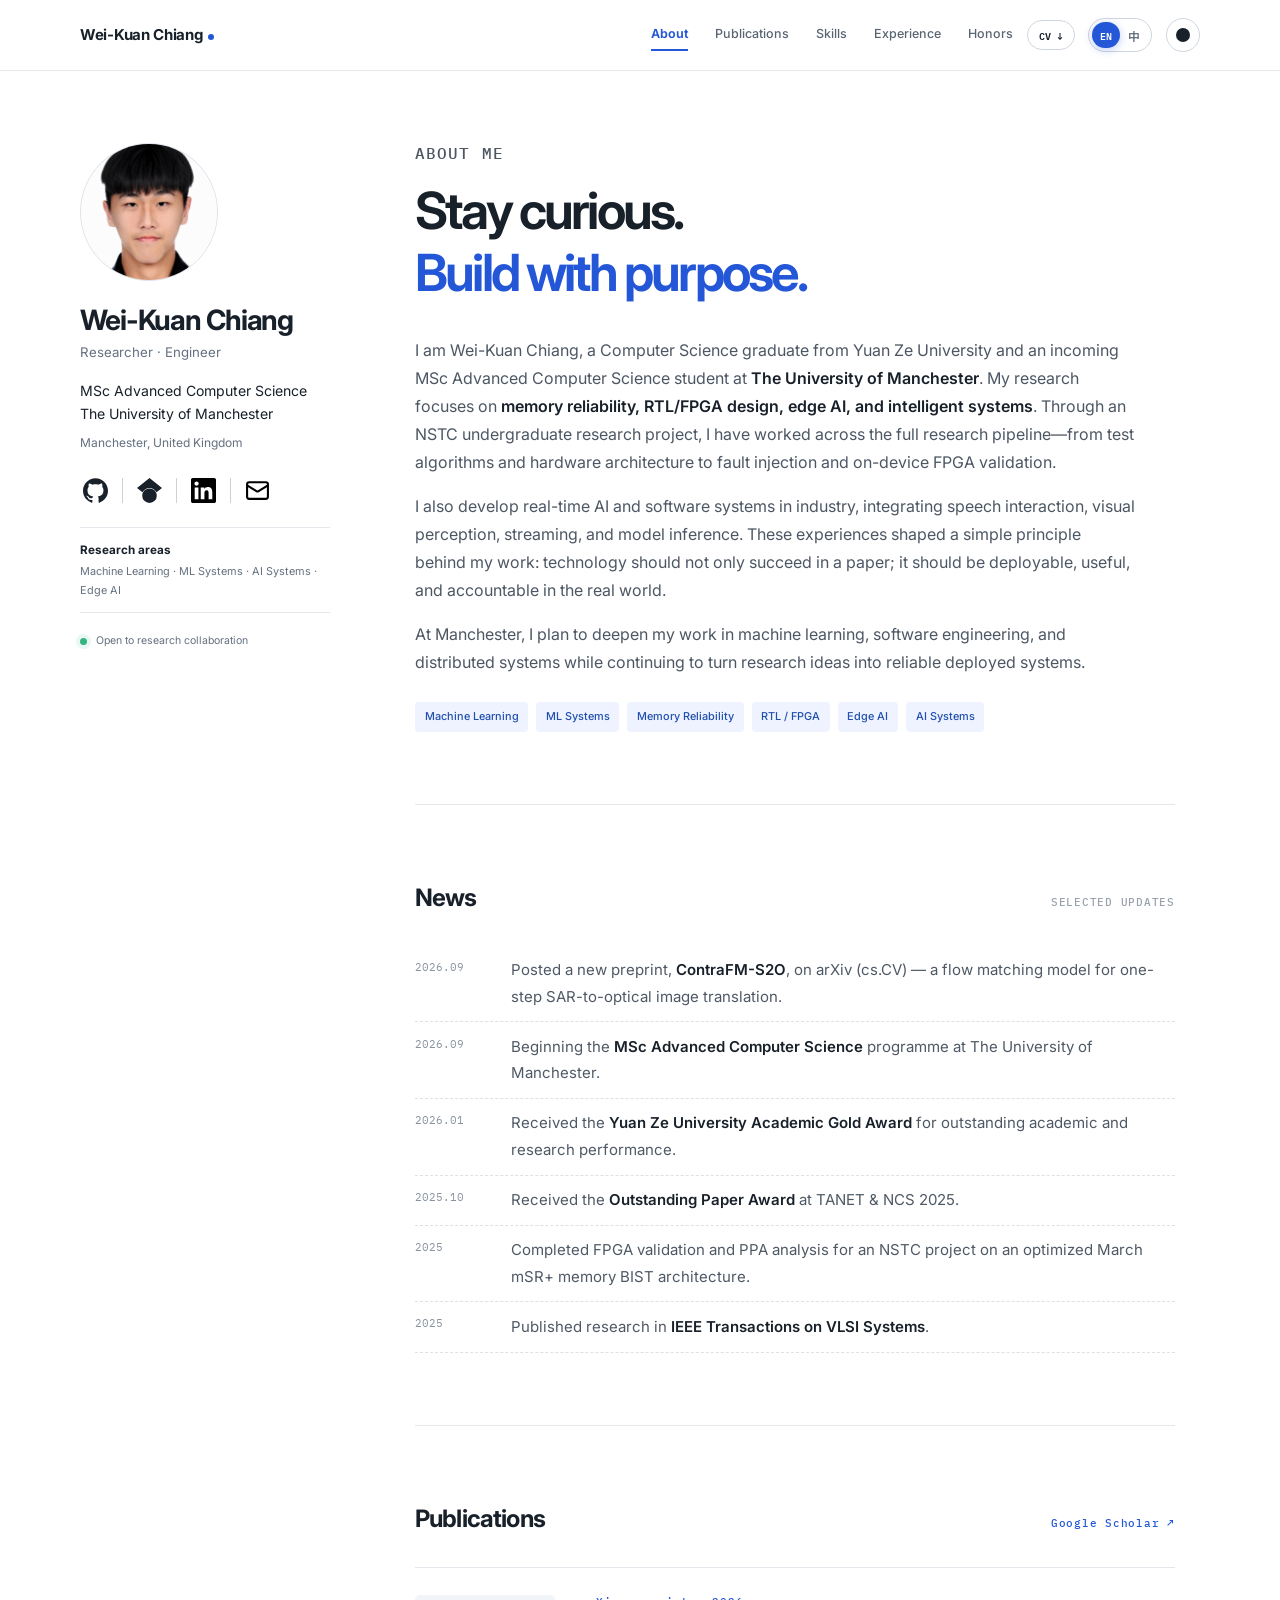
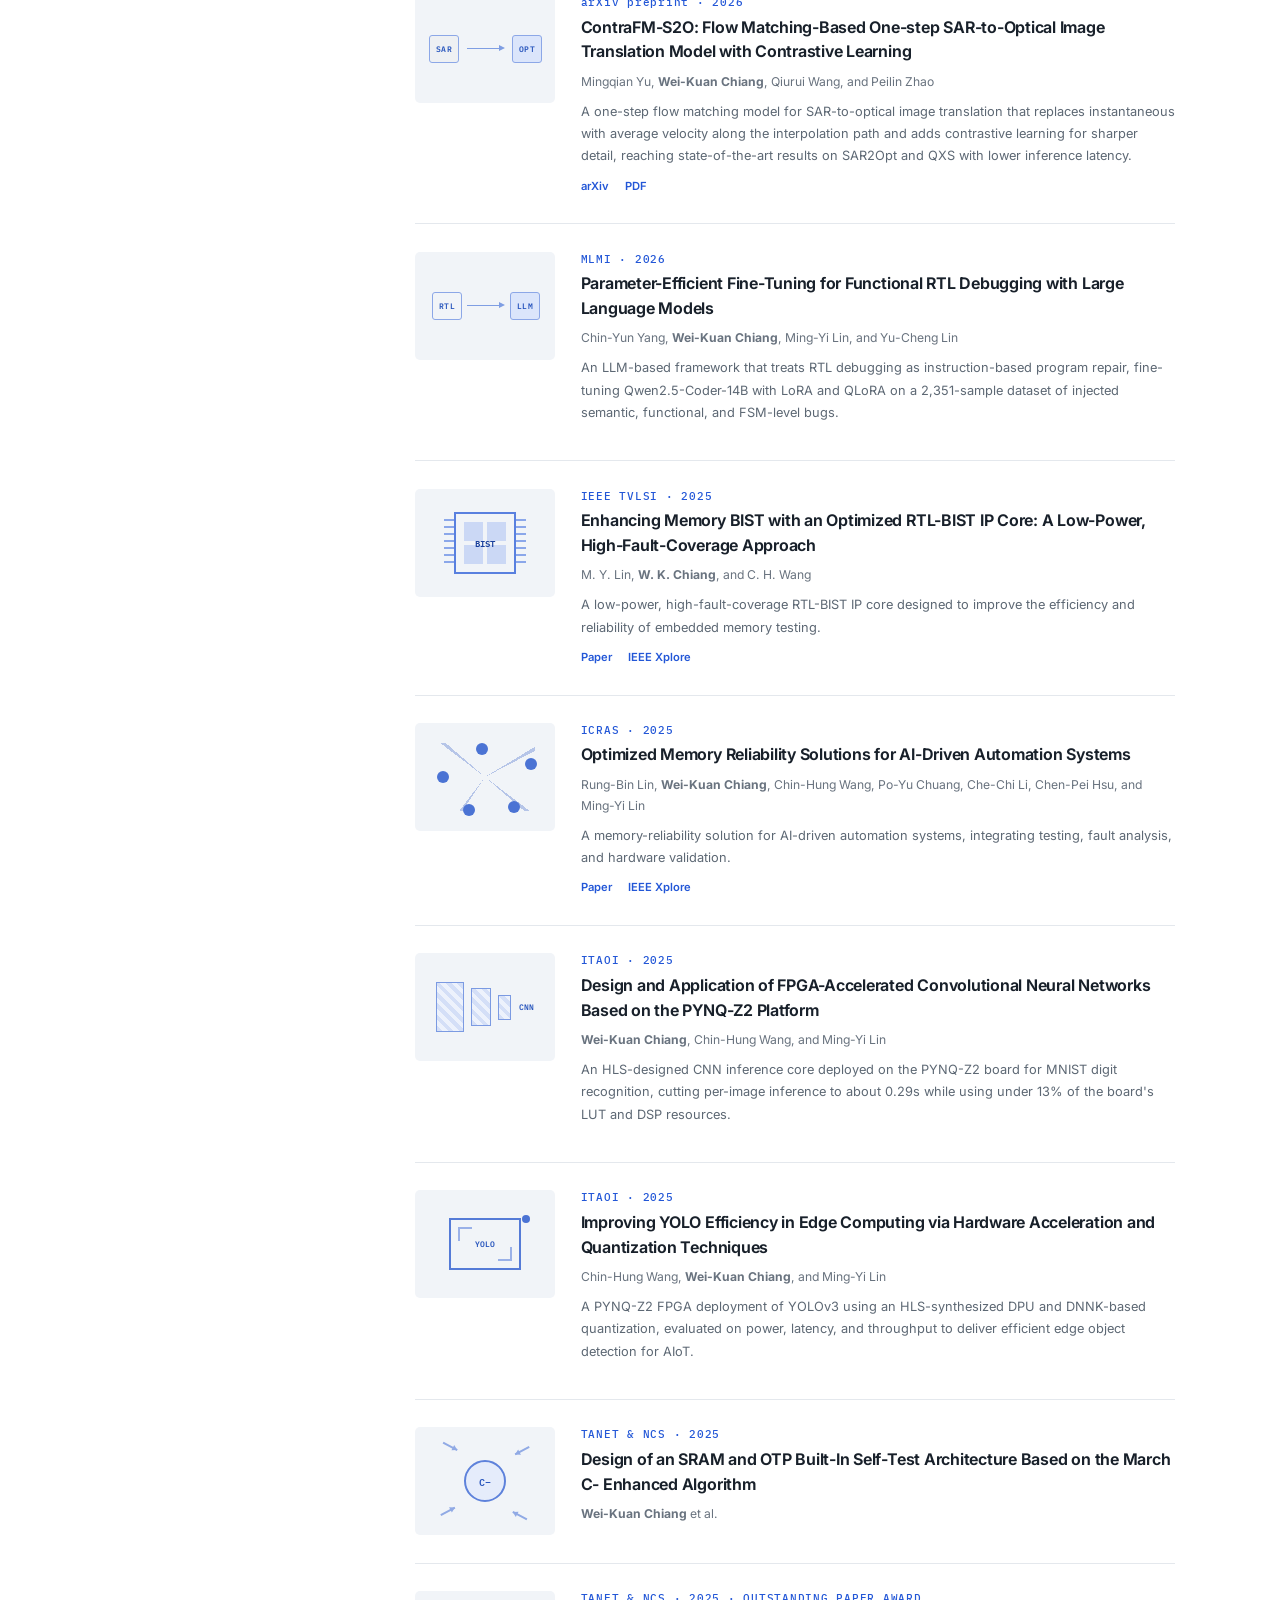
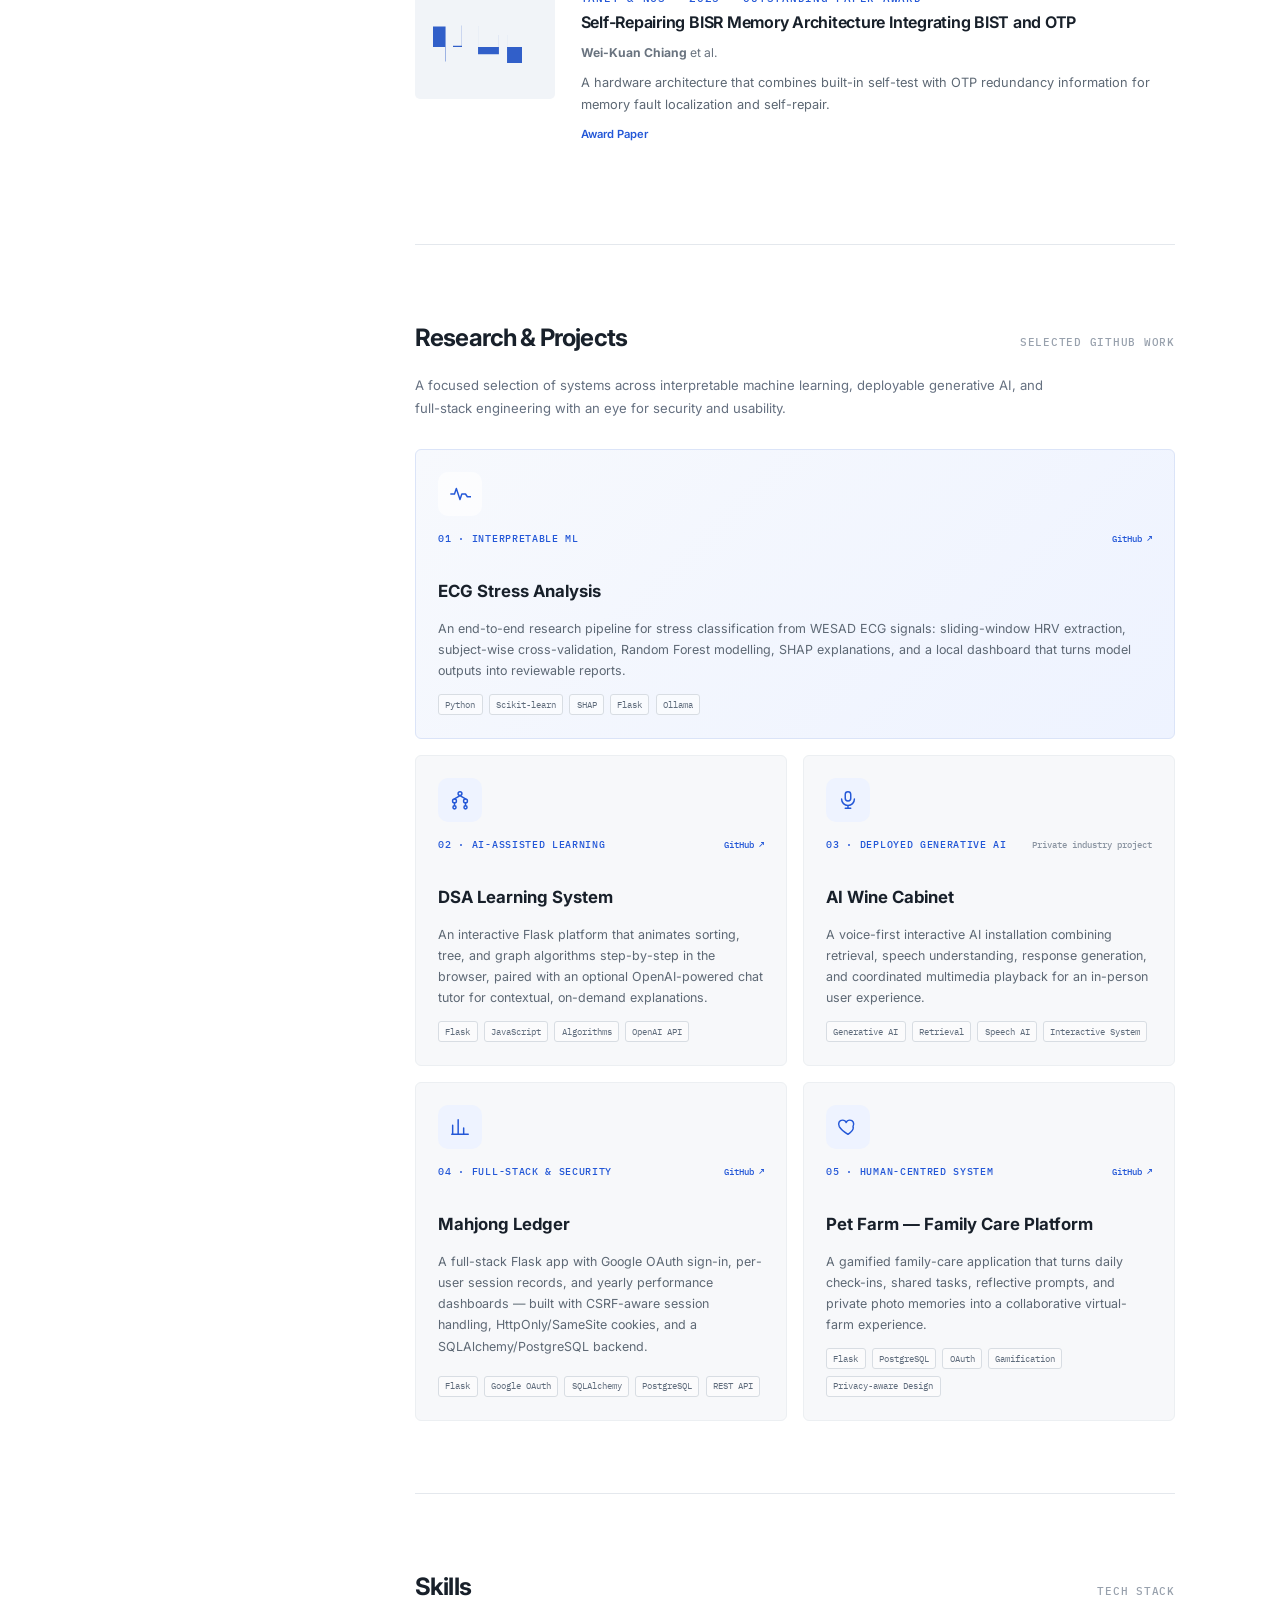
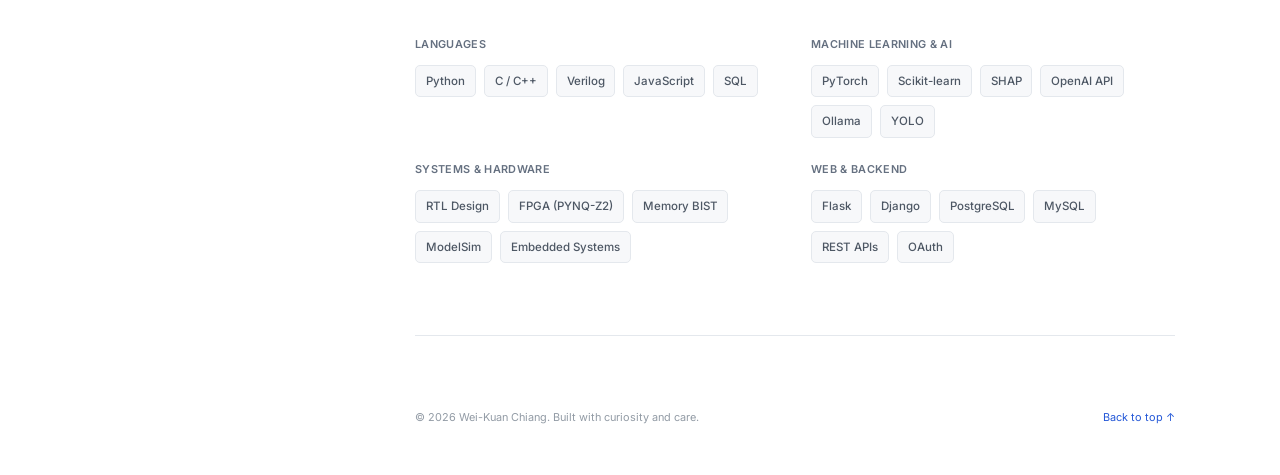
<file: index.html>
<!doctype html>
<html lang="en">
<head>
  <meta charset="utf-8"><meta name="viewport" content="width=device-width,initial-scale=1">
  <meta name="description" content="Wei-Kuan Chiang's academic website: memory reliability, FPGA, edge AI, and intelligent systems."><meta name="theme-color" content="#ffffff">
  <meta property="og:type" content="website"><meta property="og:url" content="https://mark2146.github.io/"><meta property="og:title" content="Wei-Kuan Chiang — Researcher · Engineer"><meta property="og:description" content="Memory reliability, RTL/FPGA design, edge AI, and intelligent systems. MSc Advanced Computer Science, The University of Manchester."><meta property="og:image" content="https://mark2146.github.io/assets/profile.png">
  <meta name="twitter:card" content="summary"><meta name="twitter:title" content="Wei-Kuan Chiang — Researcher · Engineer"><meta name="twitter:description" content="Memory reliability, RTL/FPGA design, edge AI, and intelligent systems."><meta name="twitter:image" content="https://mark2146.github.io/assets/profile.png">
  <title>Wei-Kuan Chiang</title><link rel="icon" href="assets/favicon.svg" type="image/svg+xml"><script>document.documentElement.dataset.theme=localStorage.getItem('theme')||(matchMedia('(prefers-color-scheme: dark)').matches?'dark':'light');try{document.documentElement.dataset.lang=localStorage.getItem('lang')||'en'}catch(e){}</script><link rel="stylesheet" href="styles.css?v=12"><link rel="stylesheet" href="social.css?v=1">
</head>
<body>
  <div class="scroll-progress"></div>
  <a class="skip" href="#content">Skip to main content</a>
  <header class="site-header">
    <div class="header-inner"><a class="wordmark" href="#top">Wei-Kuan Chiang</a><div class="header-actions"><button class="menu-toggle" type="button" aria-expanded="false" aria-controls="main-navigation" aria-label="Open navigation"><span></span><span></span><span></span></button><nav id="main-navigation" aria-label="Main navigation"><a href="#about">About</a><a href="#publications">Publications</a><a href="#skills">Skills</a><a href="experience.html">Experience</a><a href="honors.html">Honors</a></nav><a class="cv-button" href="assets/Wei-Kuan-Chiang-CV.pdf" download>CV <span aria-hidden="true">↓</span></a><button class="lang-toggle" type="button" aria-label="切換為中文" title="切換為中文"><span data-lang="en">EN</span><span data-lang="zh">中</span></button><button class="theme-toggle" type="button" aria-label="Switch to dark mode" title="Switch color theme"><span aria-hidden="true"></span></button></div></div>
  </header>
  <main id="content" class="layout" tabindex="-1">
    <aside class="profile" id="top">
      <img class="avatar" src="assets/profile.png" alt="Portrait of Wei-Kuan Chiang">
      <h1>Wei-Kuan Chiang</h1><p class="english-name">Researcher · Engineer</p>
      <p class="role">MSc Advanced Computer Science<br>The University of Manchester</p>
      <p class="location">Manchester, United Kingdom</p>
      <div class="social-icons" aria-label="Academic and social profiles">
        <a href="https://github.com/mark2146" target="_blank" rel="noopener noreferrer" aria-label="GitHub" data-label="GitHub"><img src="assets/github.svg" alt=""></a>
        <i aria-hidden="true"></i>
        <a href="https://scholar.google.com/citations?user=nb5-cyQAAAAJ" target="_blank" rel="noopener noreferrer" aria-label="Google Scholar" data-label="Scholar"><img src="assets/google-scholar.svg" alt=""></a>
        <i aria-hidden="true"></i>
        <a href="https://www.linkedin.com/in/wei-kuan-chiang-335673235/" target="_blank" rel="noopener noreferrer" aria-label="LinkedIn" data-label="LinkedIn"><img src="assets/linkedin.svg" alt=""></a>
        <i aria-hidden="true"></i>
        <a href="mailto:chiangweikuan2004@gmail.com" aria-label="Email Wei-Kuan Chiang" data-label="Email"><img src="assets/mail.svg" alt=""></a>
      </div>
      <div class="profile-links">
        <a href="#publications"><b>Research areas</b><span>Machine Learning · ML Systems · AI Systems · Edge AI</span></a>
      </div>
      <div class="availability"><i></i><span>Open to research collaboration</span></div>
    </aside>

    <div class="main-column">
      <section id="about" class="intro section-block">
        <p class="kicker">ABOUT ME</p>
        <h2>Stay curious.<br><em>Build with purpose.</em></h2>
        <p>I am Wei-Kuan Chiang, a Computer Science graduate from Yuan Ze University and an incoming MSc Advanced Computer Science student at <strong>The University of Manchester</strong>. My research focuses on <strong>memory reliability, RTL/FPGA design, edge AI, and intelligent systems</strong>. Through an NSTC undergraduate research project, I have worked across the full research pipeline—from test algorithms and hardware architecture to fault injection and on-device FPGA validation.</p>
        <p>I also develop real-time AI and software systems in industry, integrating speech interaction, visual perception, streaming, and model inference. These experiences shaped a simple principle behind my work: technology should not only succeed in a paper; it should be deployable, useful, and accountable in the real world.</p>
        <p>At Manchester, I plan to deepen my work in machine learning, software engineering, and distributed systems while continuing to turn research ideas into reliable deployed systems.</p>
        <div class="interests" aria-label="Research interests"><span>Machine Learning</span><span>ML Systems</span><span>Memory Reliability</span><span>RTL / FPGA</span><span>Edge AI</span><span>AI Systems</span></div>
      </section>

      <section id="news" class="section-block">
        <div class="section-title"><h2>News</h2><span>SELECTED UPDATES</span></div>
        <ul class="news-list">
          <li><time>2026.09</time><p>Posted a new preprint, <strong>ContraFM-S2O</strong>, on arXiv (cs.CV) — a flow matching model for one-step SAR-to-optical image translation.</p></li>
          <li><time>2026.09</time><p>Beginning the <strong>MSc Advanced Computer Science</strong> programme at The University of Manchester.</p></li>
          <li><time>2026.01</time><p>Received the <strong>Yuan Ze University Academic Gold Award</strong> for outstanding academic and research performance.</p></li>
          <li><time>2025.10</time><p>Received the <strong>Outstanding Paper Award</strong> at TANET & NCS 2025.</p></li>
          <li><time>2025</time><p>Completed FPGA validation and PPA analysis for an NSTC project on an optimized March mSR+ memory BIST architecture.</p></li>
          <li><time>2025</time><p>Published research in <strong>IEEE Transactions on VLSI Systems</strong>.</p></li>
        </ul>
      </section>

      <section id="publications" class="section-block">
        <div class="section-title"><h2>Publications</h2><a href="https://scholar.google.com/citations?user=nb5-cyQAAAAJ" target="_blank" rel="noopener noreferrer">Google Scholar ↗</a></div>
        <article class="publication">
          <div class="pub-visual sar2opt" aria-hidden="true"><span>SAR</span><i></i><b>OPT</b></div>
          <div class="pub-content"><p class="venue">arXiv preprint · 2026</p><h3>ContraFM-S2O: Flow Matching-Based One-step SAR-to-Optical Image Translation Model with Contrastive Learning</h3><p class="authors">Mingqian Yu, <strong>Wei-Kuan Chiang</strong>, Qiurui Wang, and Peilin Zhao</p><p class="abstract">A one-step flow matching model for SAR-to-optical image translation that replaces instantaneous with average velocity along the interpolation path and adds contrastive learning for sharper detail, reaching state-of-the-art results on SAR2Opt and QXS with lower inference latency.</p><div class="pub-links"><a href="https://arxiv.org/abs/2609.31378" target="_blank" rel="noopener noreferrer">arXiv</a><a href="https://arxiv.org/pdf/2609.31378" target="_blank" rel="noopener noreferrer">PDF</a></div></div>
        </article>
        <article class="publication">
          <div class="pub-visual llm-rtl" aria-hidden="true"><span>RTL</span><i></i><b>LLM</b></div>
          <div class="pub-content"><p class="venue">MLMI · 2026</p><h3>Parameter-Efficient Fine-Tuning for Functional RTL Debugging with Large Language Models</h3><p class="authors">Chin-Yun Yang, <strong>Wei-Kuan Chiang</strong>, Ming-Yi Lin, and Yu-Cheng Lin</p><p class="abstract">An LLM-based framework that treats RTL debugging as instruction-based program repair, fine-tuning Qwen2.5-Coder-14B with LoRA and QLoRA on a 2,351-sample dataset of injected semantic, functional, and FSM-level bugs.</p></div>
        </article>
        <article class="publication featured-publication">
          <div class="pub-visual memory" aria-hidden="true"><div class="chip"><span></span><span></span><span></span><span></span><b>BIST</b></div></div>
          <div class="pub-content"><p class="venue">IEEE TVLSI · 2025</p><h3>Enhancing Memory BIST with an Optimized RTL-BIST IP Core: A Low-Power, High-Fault-Coverage Approach</h3><p class="authors">M. Y. Lin, <strong>W. K. Chiang</strong>, and C. H. Wang</p><p class="abstract">A low-power, high-fault-coverage RTL-BIST IP core designed to improve the efficiency and reliability of embedded memory testing.</p><div class="pub-links"><a href="https://doi.org/10.1109/TVLSI.2025.3581296" target="_blank" rel="noopener noreferrer">Paper</a><a href="https://ieeexplore.ieee.org/document/11053774" target="_blank" rel="noopener noreferrer">IEEE Xplore</a></div></div>
        </article>
        <article class="publication">
          <div class="pub-visual network" aria-hidden="true"><i></i><i></i><i></i><i></i><i></i></div>
          <div class="pub-content"><p class="venue">ICRAS · 2025</p><h3>Optimized Memory Reliability Solutions for AI-Driven Automation Systems</h3><p class="authors">Rung-Bin Lin, <strong>Wei-Kuan Chiang</strong>, Chin-Hung Wang, Po-Yu Chuang, Che-Chi Li, Chen-Pei Hsu, and Ming-Yi Lin</p><p class="abstract">A memory-reliability solution for AI-driven automation systems, integrating testing, fault analysis, and hardware validation.</p><div class="pub-links"><a href="https://doi.org/10.1109/ICRAS65818.2025.11108937" target="_blank" rel="noopener noreferrer">Paper</a><a href="https://ieeexplore.ieee.org/document/11108937" target="_blank" rel="noopener noreferrer">IEEE Xplore</a></div></div>
        </article>
        <article class="publication">
          <div class="pub-visual cnn" aria-hidden="true"><span></span><span></span><span></span><b>CNN</b></div>
          <div class="pub-content"><p class="venue">ITAOI · 2025</p><h3>Design and Application of FPGA-Accelerated Convolutional Neural Networks Based on the PYNQ-Z2 Platform</h3><p class="authors"><strong>Wei-Kuan Chiang</strong>, Chin-Hung Wang, and Ming-Yi Lin</p><p class="abstract">An HLS-designed CNN inference core deployed on the PYNQ-Z2 board for MNIST digit recognition, cutting per-image inference to about 0.29s while using under 13% of the board's LUT and DSP resources.</p></div>
        </article>
        <article class="publication">
          <div class="pub-visual vision" aria-hidden="true"><span></span><b>YOLO</b><i></i></div>
          <div class="pub-content"><p class="venue">ITAOI · 2025</p><h3>Improving YOLO Efficiency in Edge Computing via Hardware Acceleration and Quantization Techniques</h3><p class="authors">Chin-Hung Wang, <strong>Wei-Kuan Chiang</strong>, and Ming-Yi Lin</p><p class="abstract">A PYNQ-Z2 FPGA deployment of YOLOv3 using an HLS-synthesized DPU and DNNK-based quantization, evaluated on power, latency, and throughput to deliver efficient edge object detection for AIoT.</p></div>
        </article>
        <article class="publication">
          <div class="pub-visual march" aria-hidden="true"><span>C−</span><i></i><i></i><i></i><i></i></div>
          <div class="pub-content"><p class="venue">TANET &amp; NCS · 2025</p><h3>Design of an SRAM and OTP Built-In Self-Test Architecture Based on the March C- Enhanced Algorithm</h3><p class="authors"><strong>Wei-Kuan Chiang</strong> et al.</p></div>
        </article>
        <article class="publication">
          <div class="pub-visual waveform" aria-hidden="true"><span></span></div>
          <div class="pub-content"><p class="venue">TANET & NCS · 2025 · OUTSTANDING PAPER AWARD</p><h3>Self-Repairing BISR Memory Architecture Integrating BIST and OTP</h3><p class="authors"><strong>Wei-Kuan Chiang</strong> et al.</p><p class="abstract">A hardware architecture that combines built-in self-test with OTP redundancy information for memory fault localization and self-repair.</p><div class="pub-links"><span>Award Paper</span></div></div>
        </article>
      </section>

      <section id="projects" class="section-block">
        <div class="section-title"><h2>Research &amp; Projects</h2><span>SELECTED GITHUB WORK</span></div>
        <p class="projects-intro">A focused selection of systems across interpretable machine learning, deployable generative AI, and full-stack engineering with an eye for security and usability.</p>
        <div class="projects">
          <article class="project-featured"><div class="project-icon"><svg viewBox="0 0 24 24" fill="none" stroke="currentColor" stroke-width="1.6" stroke-linecap="round" stroke-linejoin="round"><path d="M2 12h4l2-6 4 12 2-6h4l2 3h4"/></svg></div><div class="project-topline"><p class="project-index">01 · INTERPRETABLE ML</p><a href="https://github.com/mark2146/ecg-stress-analysis" target="_blank" rel="noopener noreferrer">GitHub ↗</a></div><h3>ECG Stress Analysis</h3><p>An end-to-end research pipeline for stress classification from WESAD ECG signals: sliding-window HRV extraction, subject-wise cross-validation, Random Forest modelling, SHAP explanations, and a local dashboard that turns model outputs into reviewable reports.</p><ul><li>Python</li><li>Scikit-learn</li><li>SHAP</li><li>Flask</li><li>Ollama</li></ul></article>
          <article><div class="project-icon"><svg viewBox="0 0 24 24" fill="none" stroke="currentColor" stroke-width="1.6" stroke-linecap="round" stroke-linejoin="round"><circle cx="12" cy="5" r="2.1"/><circle cx="6" cy="13" r="2.1"/><circle cx="18" cy="13" r="2.1"/><circle cx="6" cy="20" r="1.7"/><circle cx="18" cy="20" r="1.7"/><path d="M12 7.1 6 10.9M12 7.1l6 3.8M6 15.1v2.9M18 15.1v2.9"/></svg></div><div class="project-topline"><p class="project-index">02 · AI-ASSISTED LEARNING</p><a href="https://github.com/mark2146/education_system" target="_blank" rel="noopener noreferrer">GitHub ↗</a></div><h3>DSA Learning System</h3><p>An interactive Flask platform that animates sorting, tree, and graph algorithms step-by-step in the browser, paired with an optional OpenAI-powered chat tutor for contextual, on-demand explanations.</p><ul><li>Flask</li><li>JavaScript</li><li>Algorithms</li><li>OpenAI API</li></ul></article>
          <article><div class="project-icon"><svg viewBox="0 0 24 24" fill="none" stroke="currentColor" stroke-width="1.6" stroke-linecap="round" stroke-linejoin="round"><rect x="9" y="3" width="6" height="10" rx="3"/><path d="M5 11a7 7 0 0 0 14 0M12 18v3M9 21h6"/></svg></div><div class="project-topline"><p class="project-index">03 · DEPLOYED GENERATIVE AI</p><span>Private industry project</span></div><h3>AI Wine Cabinet</h3><p>A voice-first interactive AI installation combining retrieval, speech understanding, response generation, and coordinated multimedia playback for an in-person user experience.</p><ul><li>Generative AI</li><li>Retrieval</li><li>Speech AI</li><li>Interactive System</li></ul></article>
          <article><div class="project-icon"><svg viewBox="0 0 24 24" fill="none" stroke="currentColor" stroke-width="1.6" stroke-linecap="round" stroke-linejoin="round"><path d="M4 20V10M10 20V4M16 20v-7M21 20H3"/></svg></div><div class="project-topline"><p class="project-index">04 · FULL-STACK &amp; SECURITY</p><a href="https://github.com/mark2146/mahjong-web" target="_blank" rel="noopener noreferrer">GitHub ↗</a></div><h3>Mahjong Ledger</h3><p>A full-stack Flask app with Google OAuth sign-in, per-user session records, and yearly performance dashboards — built with CSRF-aware session handling, HttpOnly/SameSite cookies, and a SQLAlchemy/PostgreSQL backend.</p><ul><li>Flask</li><li>Google OAuth</li><li>SQLAlchemy</li><li>PostgreSQL</li><li>REST API</li></ul></article>
          <article><div class="project-icon"><svg viewBox="0 0 24 24" fill="none" stroke="currentColor" stroke-width="1.6" stroke-linecap="round" stroke-linejoin="round"><path d="M12 20s-7-4.35-9.5-8.5C.8 8 2.4 4.5 6 4.5c2 0 3.5 1.2 4 2.6.5-1.4 2-2.6 4-2.6 3.6 0 5.2 3.5 3.5 7C19 15.65 12 20 12 20Z"/></svg></div><div class="project-topline"><p class="project-index">05 · HUMAN-CENTRED SYSTEM</p><a href="https://github.com/mark2146/pet_farm" target="_blank" rel="noopener noreferrer">GitHub ↗</a></div><h3>Pet Farm — Family Care Platform</h3><p>A gamified family-care application that turns daily check-ins, shared tasks, reflective prompts, and private photo memories into a collaborative virtual-farm experience.</p><ul><li>Flask</li><li>PostgreSQL</li><li>OAuth</li><li>Gamification</li><li>Privacy-aware Design</li></ul></article>
        </div>
      </section>

      <section id="skills" class="section-block">
        <div class="section-title"><h2>Skills</h2><span>TECH STACK</span></div>
        <div class="skills-grid">
          <div class="skill-group"><b>Languages</b><ul class="skill-tags"><li>Python</li><li>C / C++</li><li>Verilog</li><li>JavaScript</li><li>SQL</li></ul></div>
          <div class="skill-group"><b>Machine Learning &amp; AI</b><ul class="skill-tags"><li>PyTorch</li><li>Scikit-learn</li><li>SHAP</li><li>OpenAI API</li><li>Ollama</li><li>YOLO</li></ul></div>
          <div class="skill-group"><b>Systems &amp; Hardware</b><ul class="skill-tags"><li>RTL Design</li><li>FPGA (PYNQ-Z2)</li><li>Memory BIST</li><li>ModelSim</li><li>Embedded Systems</li></ul></div>
          <div class="skill-group"><b>Web &amp; Backend</b><ul class="skill-tags"><li>Flask</li><li>Django</li><li>PostgreSQL</li><li>MySQL</li><li>REST APIs</li><li>OAuth</li></ul></div>
        </div>
      </section>

      <footer><p>© 2026 Wei-Kuan Chiang. Built with curiosity and care.</p><a href="#top">Back to top ↑</a></footer>
    </div>
  </main>
  <script src="i18n.js?v=1"></script><script src="app.js?v=5"></script>
</body></html>
</file>
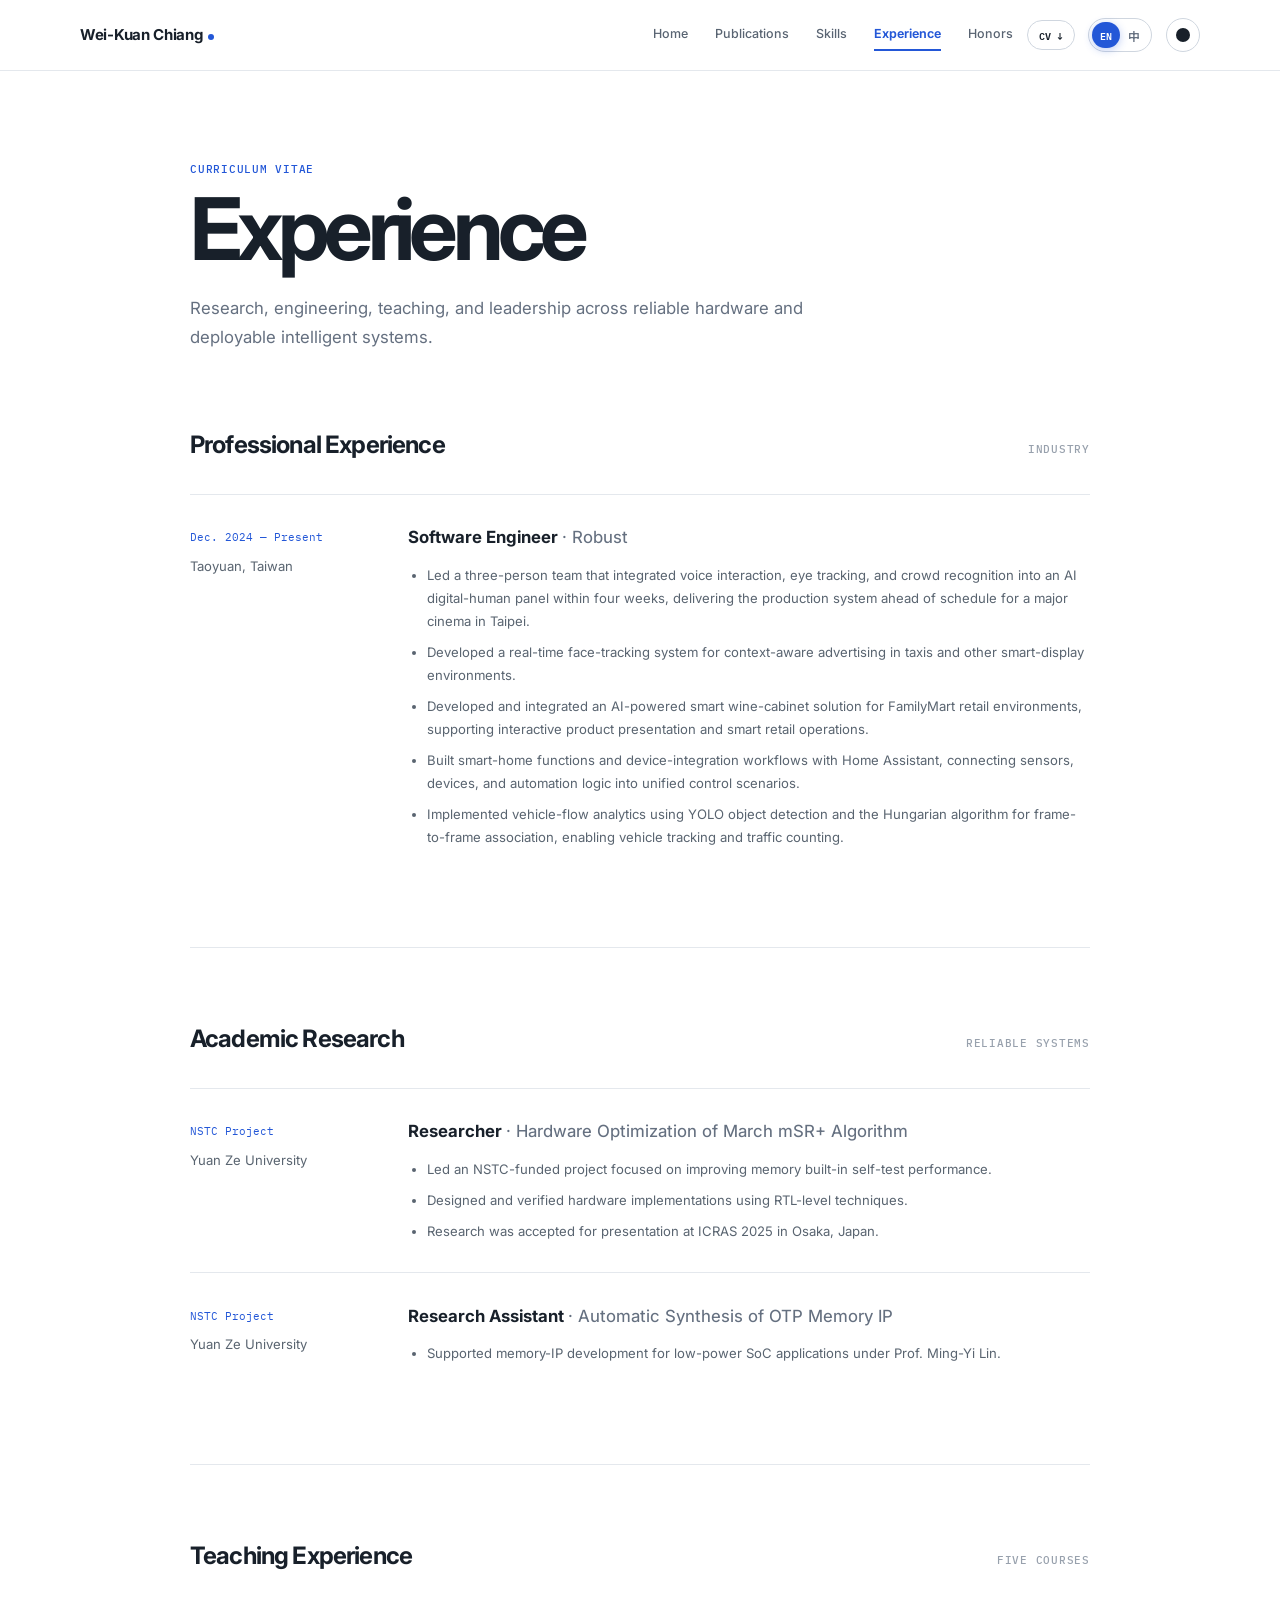
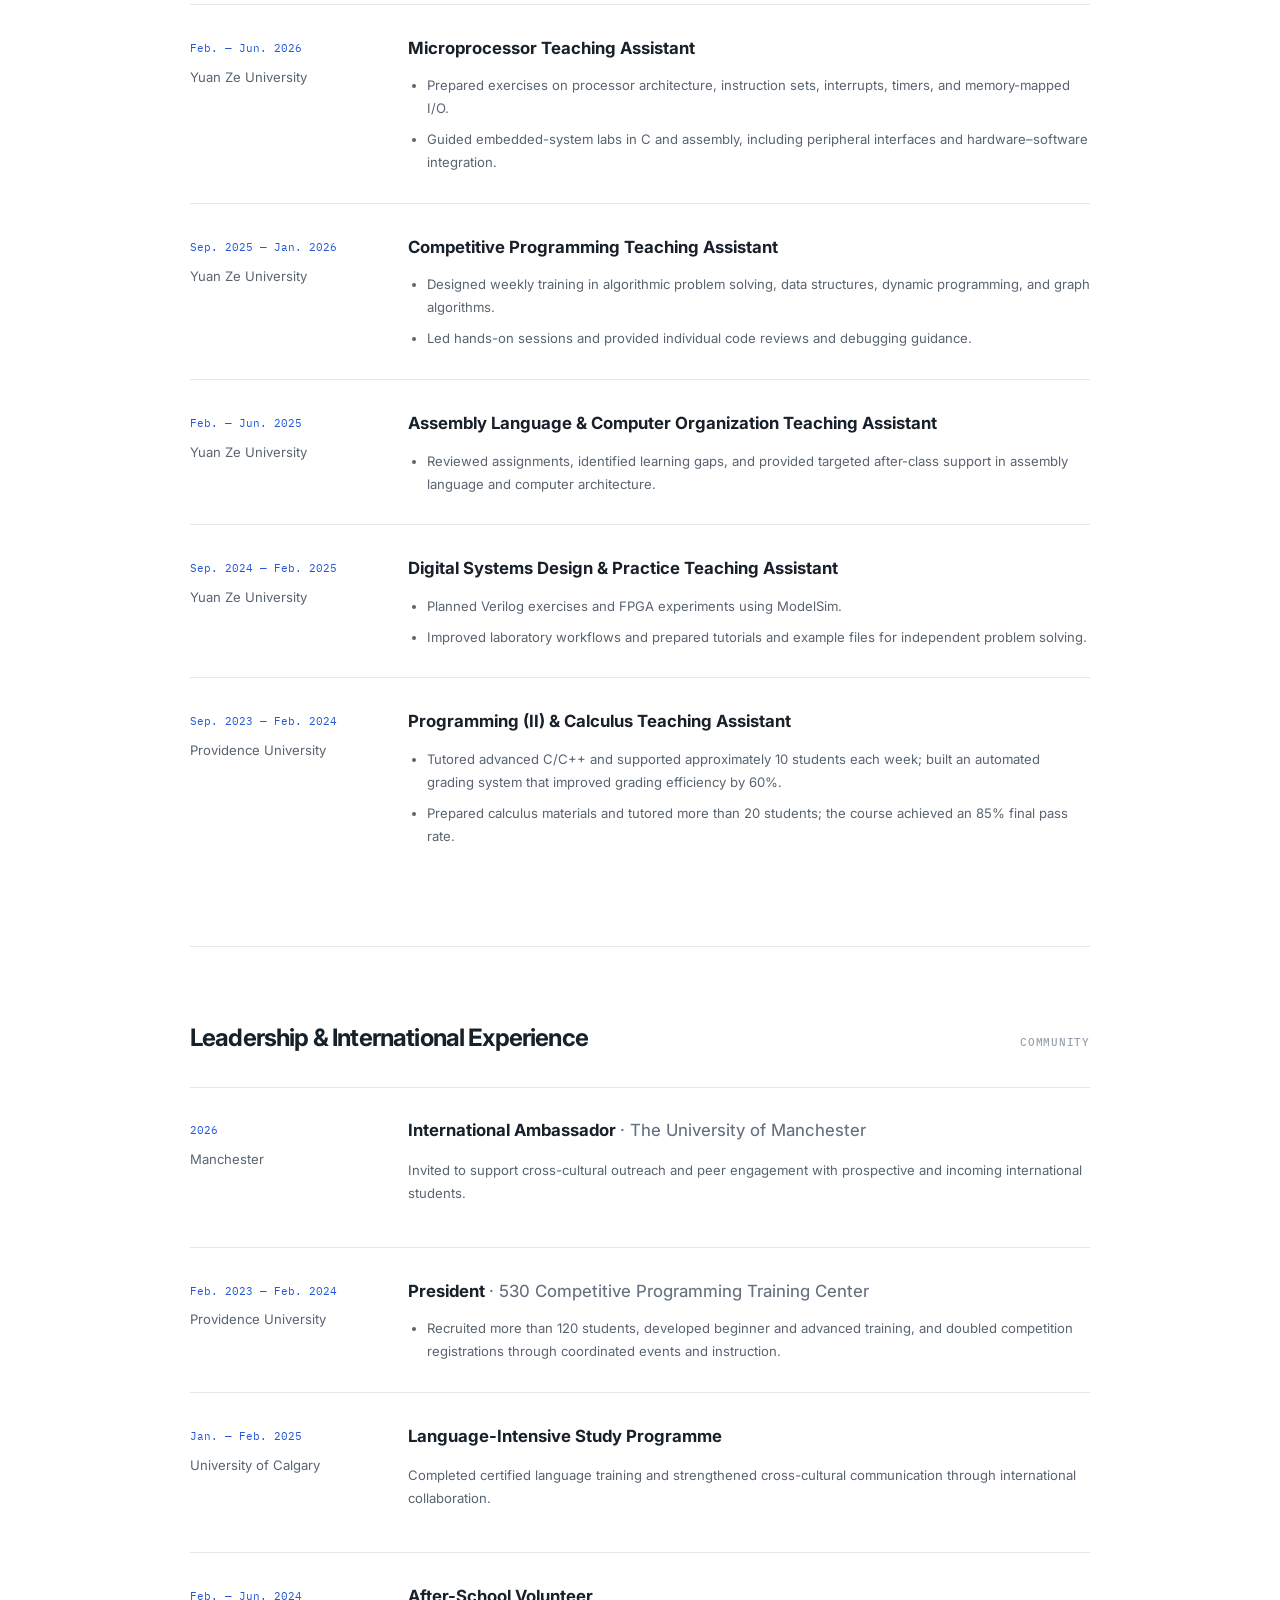
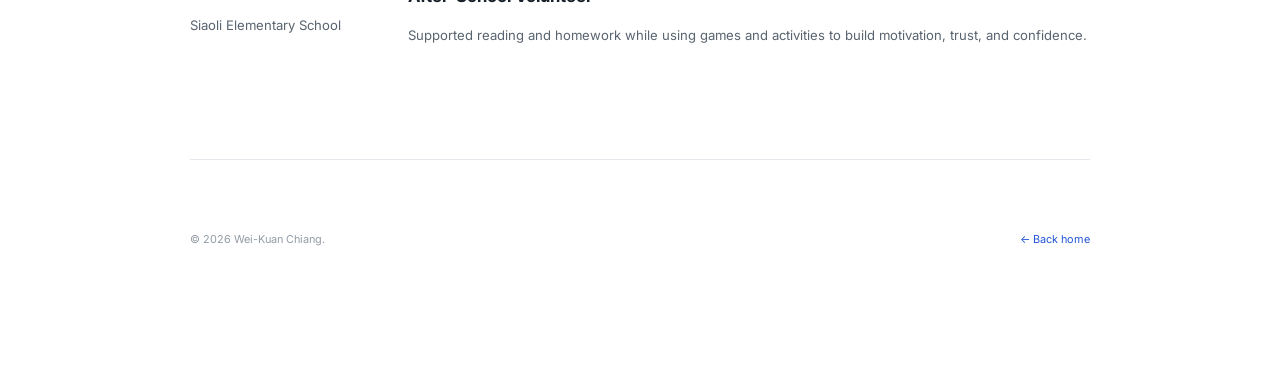
<file: experience.html>
<!doctype html><html lang="en"><head><meta charset="utf-8"><meta name="viewport" content="width=device-width,initial-scale=1"><meta name="description" content="Professional, research, teaching, and leadership experience of Wei-Kuan Chiang."><meta property="og:type" content="website"><meta property="og:url" content="https://mark2146.github.io/experience.html"><meta property="og:title" content="Experience — Wei-Kuan Chiang"><meta property="og:description" content="Professional, research, teaching, and leadership experience of Wei-Kuan Chiang."><meta property="og:image" content="https://mark2146.github.io/assets/profile.png"><meta name="twitter:card" content="summary"><meta name="twitter:title" content="Experience — Wei-Kuan Chiang"><meta name="twitter:description" content="Professional, research, teaching, and leadership experience of Wei-Kuan Chiang."><meta name="twitter:image" content="https://mark2146.github.io/assets/profile.png"><title>Experience — Wei-Kuan Chiang</title><link rel="icon" href="assets/favicon.svg" type="image/svg+xml"><script>document.documentElement.dataset.theme=localStorage.getItem('theme')||(matchMedia('(prefers-color-scheme: dark)').matches?'dark':'light');try{document.documentElement.dataset.lang=localStorage.getItem('lang')||'en'}catch(e){}</script><link rel="stylesheet" href="styles.css?v=12"><link rel="stylesheet" href="social.css?v=1"></head>
<body><div class="scroll-progress"></div><a class="skip" href="#content">Skip to main content</a><header class="site-header"><div class="header-inner"><a class="wordmark" href="index.html">Wei-Kuan Chiang</a><div class="header-actions"><button class="menu-toggle" type="button" aria-expanded="false" aria-controls="main-navigation" aria-label="Open navigation"><span></span><span></span><span></span></button><nav id="main-navigation" aria-label="Main navigation"><a href="index.html">Home</a><a href="index.html#publications">Publications</a><a href="index.html#skills">Skills</a><a class="active" href="experience.html">Experience</a><a href="honors.html">Honors</a></nav><a class="cv-button" href="assets/Wei-Kuan-Chiang-CV.pdf" download>CV <span aria-hidden="true">↓</span></a><button class="lang-toggle" type="button" aria-label="切換為中文" title="切換為中文"><span data-lang="en">EN</span><span data-lang="zh">中</span></button><button class="theme-toggle" type="button" aria-label="Switch to dark mode" title="Switch color theme"><span aria-hidden="true"></span></button></div></div></header>
<main id="content" class="subpage"><header class="page-intro"><p class="kicker">CURRICULUM VITAE</p><h1>Experience</h1><p>Research, engineering, teaching, and leadership across reliable hardware and deployable intelligent systems.</p></header>
<section class="detail-section"><div class="section-title"><h2>Professional Experience</h2><span>INDUSTRY</span></div><article class="detail-role"><div class="role-meta"><time>Dec. 2024 — Present</time><p>Taoyuan, Taiwan</p></div><div><h3>Software Engineer <span>· Robust</span></h3><ul><li>Led a three-person team that integrated voice interaction, eye tracking, and crowd recognition into an AI digital-human panel within four weeks, delivering the production system ahead of schedule for a major cinema in Taipei.</li><li>Developed a real-time face-tracking system for context-aware advertising in taxis and other smart-display environments.</li><li>Developed and integrated an AI-powered smart wine-cabinet solution for FamilyMart retail environments, supporting interactive product presentation and smart retail operations.</li><li>Built smart-home functions and device-integration workflows with Home Assistant, connecting sensors, devices, and automation logic into unified control scenarios.</li><li>Implemented vehicle-flow analytics using YOLO object detection and the Hungarian algorithm for frame-to-frame association, enabling vehicle tracking and traffic counting.</li></ul></div></article></section>
<section class="detail-section"><div class="section-title"><h2>Academic Research</h2><span>RELIABLE SYSTEMS</span></div><article class="detail-role"><div class="role-meta"><time>NSTC Project</time><p>Yuan Ze University</p></div><div><h3>Researcher <span>· Hardware Optimization of March mSR+ Algorithm</span></h3><ul><li>Led an NSTC-funded project focused on improving memory built-in self-test performance.</li><li>Designed and verified hardware implementations using RTL-level techniques.</li><li>Research was accepted for presentation at ICRAS 2025 in Osaka, Japan.</li></ul></div></article><article class="detail-role"><div class="role-meta"><time>NSTC Project</time><p>Yuan Ze University</p></div><div><h3>Research Assistant <span>· Automatic Synthesis of OTP Memory IP</span></h3><ul><li>Supported memory-IP development for low-power SoC applications under Prof. Ming-Yi Lin.</li></ul></div></article></section>
<section class="detail-section"><div class="section-title"><h2>Teaching Experience</h2><span>FIVE COURSES</span></div>
<article class="detail-role"><div class="role-meta"><time>Feb. — Jun. 2026</time><p>Yuan Ze University</p></div><div><h3>Microprocessor Teaching Assistant</h3><ul><li>Prepared exercises on processor architecture, instruction sets, interrupts, timers, and memory-mapped I/O.</li><li>Guided embedded-system labs in C and assembly, including peripheral interfaces and hardware–software integration.</li></ul></div></article>
<article class="detail-role"><div class="role-meta"><time>Sep. 2025 — Jan. 2026</time><p>Yuan Ze University</p></div><div><h3>Competitive Programming Teaching Assistant</h3><ul><li>Designed weekly training in algorithmic problem solving, data structures, dynamic programming, and graph algorithms.</li><li>Led hands-on sessions and provided individual code reviews and debugging guidance.</li></ul></div></article>
<article class="detail-role"><div class="role-meta"><time>Feb. — Jun. 2025</time><p>Yuan Ze University</p></div><div><h3>Assembly Language &amp; Computer Organization Teaching Assistant</h3><ul><li>Reviewed assignments, identified learning gaps, and provided targeted after-class support in assembly language and computer architecture.</li></ul></div></article>
<article class="detail-role"><div class="role-meta"><time>Sep. 2024 — Feb. 2025</time><p>Yuan Ze University</p></div><div><h3>Digital Systems Design &amp; Practice Teaching Assistant</h3><ul><li>Planned Verilog exercises and FPGA experiments using ModelSim.</li><li>Improved laboratory workflows and prepared tutorials and example files for independent problem solving.</li></ul></div></article>
<article class="detail-role"><div class="role-meta"><time>Sep. 2023 — Feb. 2024</time><p>Providence University</p></div><div><h3>Programming (II) &amp; Calculus Teaching Assistant</h3><ul><li>Tutored advanced C/C++ and supported approximately 10 students each week; built an automated grading system that improved grading efficiency by 60%.</li><li>Prepared calculus materials and tutored more than 20 students; the course achieved an 85% final pass rate.</li></ul></div></article></section>
<section class="detail-section"><div class="section-title"><h2>Leadership &amp; International Experience</h2><span>COMMUNITY</span></div><article class="detail-role"><div class="role-meta"><time>2026</time><p>Manchester</p></div><div><h3>International Ambassador <span>· The University of Manchester</span></h3><p>Invited to support cross-cultural outreach and peer engagement with prospective and incoming international students.</p></div></article><article class="detail-role"><div class="role-meta"><time>Feb. 2023 — Feb. 2024</time><p>Providence University</p></div><div><h3>President <span>· 530 Competitive Programming Training Center</span></h3><ul><li>Recruited more than 120 students, developed beginner and advanced training, and doubled competition registrations through coordinated events and instruction.</li></ul></div></article><article class="detail-role"><div class="role-meta"><time>Jan. — Feb. 2025</time><p>University of Calgary</p></div><div><h3>Language-Intensive Study Programme</h3><p>Completed certified language training and strengthened cross-cultural communication through international collaboration.</p></div></article><article class="detail-role"><div class="role-meta"><time>Feb. — Jun. 2024</time><p>Siaoli Elementary School</p></div><div><h3>After-School Volunteer</h3><p>Supported reading and homework while using games and activities to build motivation, trust, and confidence.</p></div></article></section>
<footer><p>© 2026 Wei-Kuan Chiang.</p><a href="index.html">← Back home</a></footer></main><script src="i18n.js?v=1"></script><script src="app.js?v=5"></script></body></html>
</file>
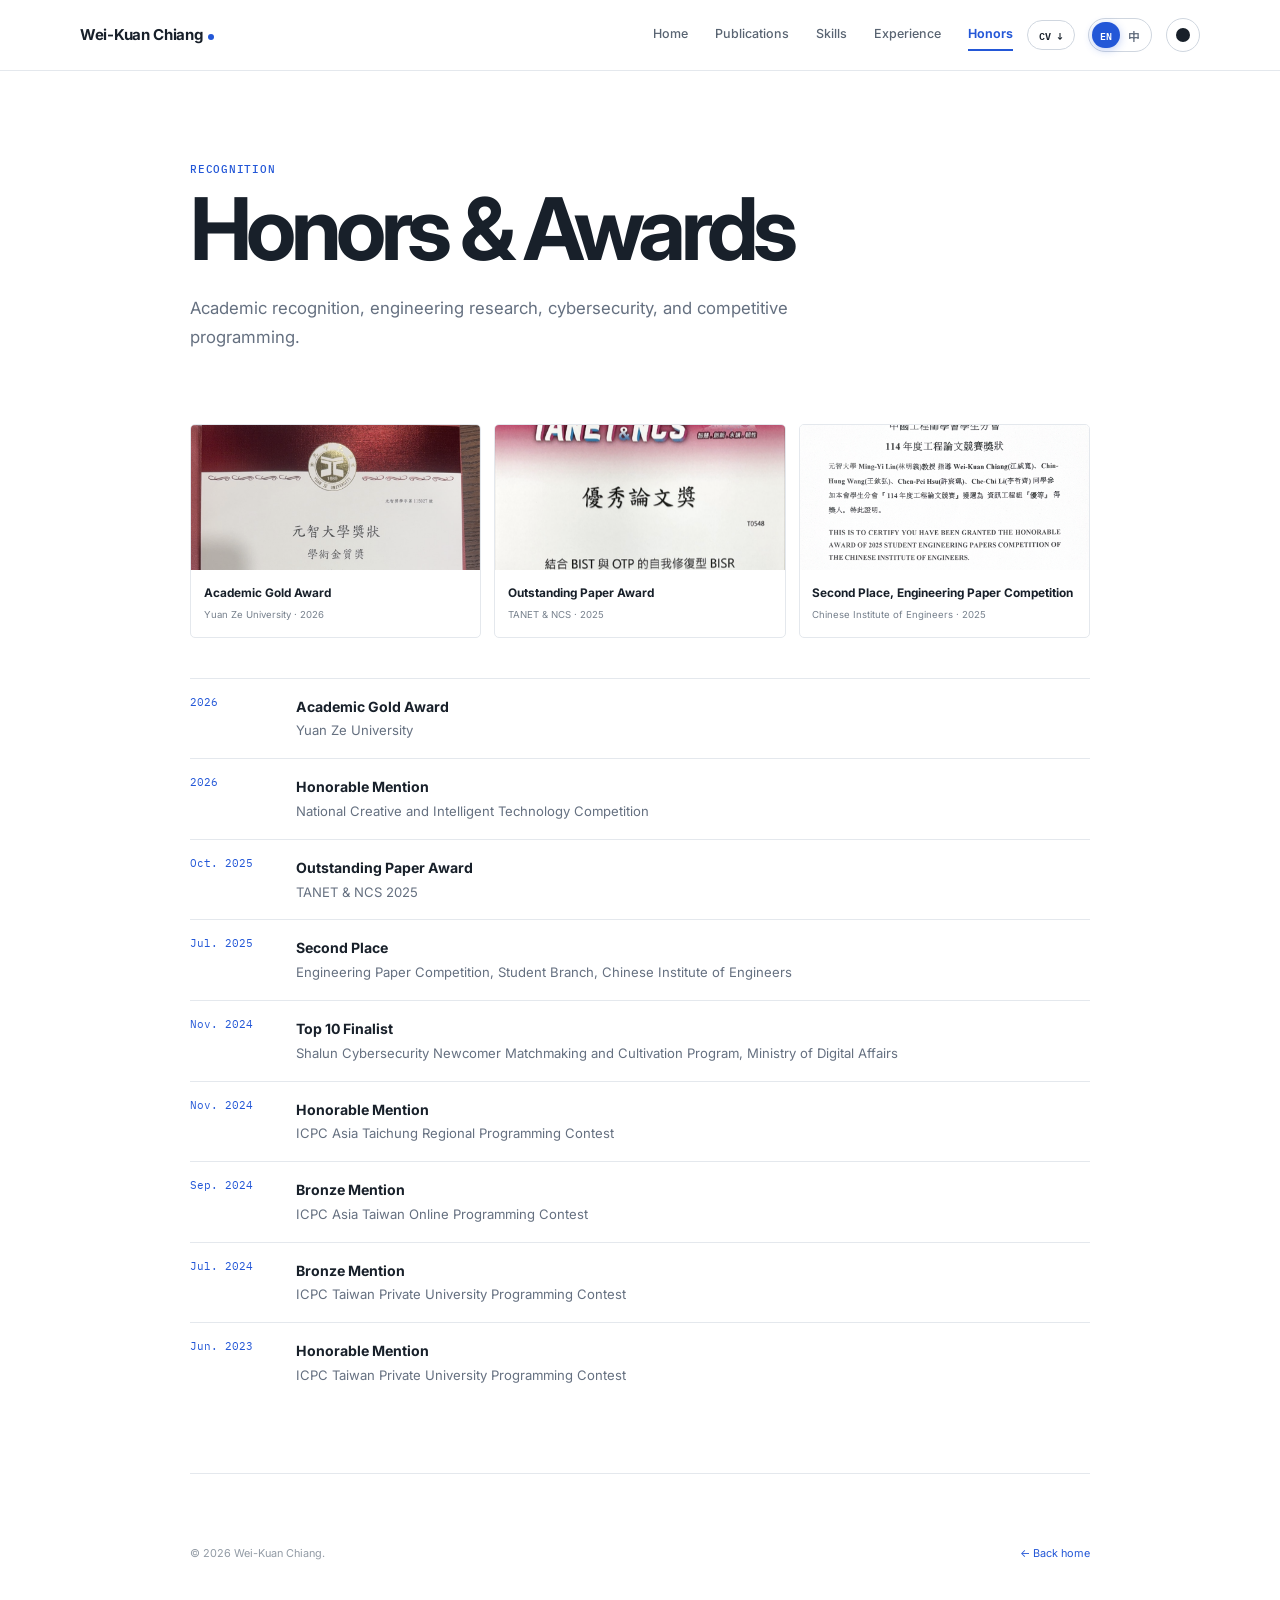
<file: honors.html>
<!doctype html>
<html lang="en">
<head>
  <meta charset="utf-8"><meta name="viewport" content="width=device-width,initial-scale=1">
  <meta name="description" content="Honors and awards received by Wei-Kuan Chiang.">
  <meta property="og:type" content="website"><meta property="og:url" content="https://mark2146.github.io/honors.html"><meta property="og:title" content="Honors &amp; Awards — Wei-Kuan Chiang"><meta property="og:description" content="Academic recognition, engineering research, cybersecurity, and competitive programming awards."><meta property="og:image" content="https://mark2146.github.io/assets/profile.png">
  <meta name="twitter:card" content="summary"><meta name="twitter:title" content="Honors &amp; Awards — Wei-Kuan Chiang"><meta name="twitter:description" content="Academic recognition, engineering research, cybersecurity, and competitive programming awards."><meta name="twitter:image" content="https://mark2146.github.io/assets/profile.png">
  <title>Honors — Wei-Kuan Chiang</title><link rel="icon" href="assets/favicon.svg" type="image/svg+xml"><script>document.documentElement.dataset.theme=localStorage.getItem('theme')||(matchMedia('(prefers-color-scheme: dark)').matches?'dark':'light');try{document.documentElement.dataset.lang=localStorage.getItem('lang')||'en'}catch(e){}</script><link rel="stylesheet" href="styles.css?v=12">
</head>
<body>
  <div class="scroll-progress"></div>
  <a class="skip" href="#content">Skip to main content</a>
  <header class="site-header"><div class="header-inner"><a class="wordmark" href="index.html">Wei-Kuan Chiang</a><div class="header-actions"><button class="menu-toggle" type="button" aria-expanded="false" aria-controls="main-navigation" aria-label="Open navigation"><span></span><span></span><span></span></button><nav id="main-navigation" aria-label="Main navigation"><a href="index.html">Home</a><a href="index.html#publications">Publications</a><a href="index.html#skills">Skills</a><a href="experience.html">Experience</a><a class="active" href="honors.html">Honors</a></nav><a class="cv-button" href="assets/Wei-Kuan-Chiang-CV.pdf" download>CV <span aria-hidden="true">↓</span></a><button class="lang-toggle" type="button" aria-label="切換為中文" title="切換為中文"><span data-lang="en">EN</span><span data-lang="zh">中</span></button><button class="theme-toggle" type="button" aria-label="Switch to dark mode" title="Switch color theme"><span aria-hidden="true"></span></button></div></div></header>
  <main id="content" class="subpage">
    <header class="page-intro"><p class="kicker">RECOGNITION</p><h1>Honors &amp; Awards</h1><p>Academic recognition, engineering research, cybersecurity, and competitive programming.</p></header>
    <section class="detail-section">
      <div class="awards-grid">
        <a href="assets/academic-gold.jpg" target="_blank" rel="noopener noreferrer"><img src="assets/academic-gold.jpg" alt="Academic Gold Award"><span><b>Academic Gold Award</b><small>Yuan Ze University · 2026</small></span></a>
        <a href="assets/tanet-award.png" target="_blank" rel="noopener noreferrer"><img src="assets/tanet-award.png" alt="Outstanding Paper Award"><span><b>Outstanding Paper Award</b><small>TANET &amp; NCS · 2025</small></span></a>
        <a href="assets/cie-award.png" target="_blank" rel="noopener noreferrer"><img src="assets/cie-award.png" alt="Engineering Paper Award"><span><b>Second Place, Engineering Paper Competition</b><small>Chinese Institute of Engineers · 2025</small></span></a>
      </div>
      <ol class="honors-list">
        <li><time>2026</time><span><b>Academic Gold Award</b>Yuan Ze University</span></li>
        <li><time>2026</time><span><b>Honorable Mention</b>National Creative and Intelligent Technology Competition</span></li>
        <li><time>Oct. 2025</time><span><b>Outstanding Paper Award</b>TANET &amp; NCS 2025</span></li>
        <li><time>Jul. 2025</time><span><b>Second Place</b>Engineering Paper Competition, Student Branch, Chinese Institute of Engineers</span></li>
        <li><time>Nov. 2024</time><span><b>Top 10 Finalist</b>Shalun Cybersecurity Newcomer Matchmaking and Cultivation Program, Ministry of Digital Affairs</span></li>
        <li><time>Nov. 2024</time><span><b>Honorable Mention</b>ICPC Asia Taichung Regional Programming Contest</span></li>
        <li><time>Sep. 2024</time><span><b>Bronze Mention</b>ICPC Asia Taiwan Online Programming Contest</span></li>
        <li><time>Jul. 2024</time><span><b>Bronze Mention</b>ICPC Taiwan Private University Programming Contest</span></li>
        <li><time>Jun. 2023</time><span><b>Honorable Mention</b>ICPC Taiwan Private University Programming Contest</span></li>
      </ol>
    </section>
    <footer><p>© 2026 Wei-Kuan Chiang.</p><a href="index.html">← Back home</a></footer>
  </main><script src="i18n.js?v=1"></script><script src="app.js?v=5"></script>
</body>
</html>
</file>
<file: styles.css>
@import url('https://fonts.googleapis.com/css2?family=IBM+Plex+Mono:wght@400;500&family=Inter:wght@400;500;600;700&family=Noto+Sans+TC:wght@400;500;600;700&display=swap');
:root{--blue:#2357d7;--blue-soft:#eef3ff;--ink:#18202a;--muted:#657080;--line:#e4e8ed;--paper:#fff;--soft:#f7f8fa;--sans:Inter,'Noto Sans TC',system-ui,sans-serif;--mono:'IBM Plex Mono',monospace}*{box-sizing:border-box}html{scroll-behavior:smooth;scroll-padding-top:92px}body{margin:0;background:var(--paper);color:var(--ink);font-family:var(--sans);font-size:15px;line-height:1.75}a{color:inherit;text-decoration:none}img{display:block;max-width:100%}.skip{position:fixed;left:1rem;top:-5rem;background:var(--blue);color:#fff;padding:.6rem 1rem;z-index:99}.skip:focus{top:1rem}.site-header{position:sticky;top:0;z-index:20;background:rgba(255,255,255,.92);backdrop-filter:blur(14px);border-bottom:1px solid var(--line)}.header-inner{width:min(1120px,92vw);height:70px;margin:auto;display:flex;align-items:center;justify-content:space-between}.wordmark{font-weight:700;letter-spacing:-.02em}.wordmark:after{content:"";display:inline-block;width:6px;height:6px;background:var(--blue);border-radius:50%;margin-left:5px}.site-header nav{display:flex;gap:1.7rem;font-size:.78rem;font-weight:500}.site-header nav a{color:#596472;transition:.2s}.site-header nav a:hover{color:var(--blue)}.layout{width:min(1120px,92vw);margin:0 auto;display:grid;grid-template-columns:250px minmax(0,760px);gap:85px;align-items:start;padding-top:72px}.profile{position:sticky;top:115px}.avatar{width:138px;height:138px;border-radius:50%;display:grid;place-items:center;background:linear-gradient(145deg,#e5ebf7,#f9fbff);border:1px solid #dce2eb;position:relative;overflow:hidden}.avatar:before,.avatar:after{content:"";position:absolute;border:1px solid #bdcceb;border-radius:50%}.avatar:before{inset:22px}.avatar:after{inset:45px}.avatar span{font:600 1.12rem var(--mono);letter-spacing:.12em;position:relative;z-index:2;color:var(--blue)}.avatar i{position:absolute;width:8px;height:8px;background:var(--blue);border-radius:50%;right:25px;top:29px;box-shadow:0 0 0 6px rgba(35,87,215,.1)}.profile h1{font-size:1.75rem;line-height:1.2;margin:1.45rem 0 .2rem;letter-spacing:-.04em}.english-name{font-size:.83rem;color:var(--muted);margin:0 0 1rem}.role{font-size:.88rem;line-height:1.6;margin:.4rem 0}.location{color:var(--muted);font-size:.75rem;margin:0 0 1.4rem}.profile-links{border-top:1px solid var(--line)}.profile-links a{display:block;padding:.75rem 0;border-bottom:1px solid var(--line)}.profile-links b{display:block;font-size:.73rem}.profile-links span{display:block;color:var(--muted);font-size:.68rem;margin-top:.12rem}.profile-links a:hover span{color:var(--blue)}.availability{margin-top:1.2rem;display:flex;gap:.55rem;align-items:center;font-size:.66rem;color:var(--muted)}.availability i{width:7px;height:7px;border-radius:50%;background:#36b37e;box-shadow:0 0 0 4px #e9f8f2}.section-block{padding:0 0 72px;margin-bottom:72px;border-bottom:1px solid var(--line)}.kicker,.section-title span,.section-title>a,.venue,.project-index{font:500 .67rem var(--mono);letter-spacing:.07em;color:var(--blue)}.intro .kicker{margin:0 0 1rem}.intro>h2{font-size:clamp(2rem,4vw,3.35rem);line-height:1.22;letter-spacing:-.055em;margin:0 0 2rem;font-weight:650}.intro>h2 em{font-style:normal;color:var(--blue)}.intro>p{font-size:1rem;color:#4d5764;margin:0 0 1rem;max-width:720px}.intro strong{color:var(--ink);font-weight:600}.interests{display:flex;flex-wrap:wrap;gap:.5rem;margin-top:1.6rem}.interests span{background:var(--blue-soft);color:#214fae;border-radius:4px;padding:.35rem .6rem;font-size:.68rem;font-weight:500}.section-title{display:flex;align-items:baseline;justify-content:space-between;margin-bottom:1.7rem}.section-title h2{margin:0;font-size:1.5rem;letter-spacing:-.035em}.section-title span{color:#98a1ad}.section-title>a:hover{text-decoration:underline}.news-list{list-style:none;margin:0;padding:0}.news-list li{display:grid;grid-template-columns:80px 1fr;gap:1rem;padding:.72rem 0;border-bottom:1px dashed #dde1e6}.news-list time{font:.68rem var(--mono);color:#89939e;padding-top:.16rem}.news-list p{margin:0;color:#4f5965}.news-list strong{color:var(--ink);font-weight:600}.publication{display:grid;grid-template-columns:140px 1fr;gap:1.6rem;padding:1.7rem 0;border-top:1px solid var(--line)}.pub-visual{height:108px;border-radius:5px;background:#f1f4f8;overflow:hidden;position:relative}.memory{display:grid;place-items:center}.chip{width:62px;height:62px;border:2px solid #5980df;display:grid;grid-template-columns:repeat(2,1fr);gap:4px;padding:8px;position:relative}.chip span{background:#cbd8f5}.chip b{position:absolute;inset:0;display:grid;place-items:center;font:600 .55rem var(--mono);color:#183f9b}.chip:before,.chip:after{content:"";position:absolute;background:repeating-linear-gradient(to bottom,#8ba7ea 0 2px,transparent 2px 7px);width:10px;top:5px;bottom:5px}.chip:before{left:-12px}.chip:after{right:-12px}.network i{position:absolute;width:12px;height:12px;background:#4b73d4;border-radius:50%;z-index:2}.network i:nth-child(1){left:22px;top:48px}.network i:nth-child(2){left:61px;top:20px}.network i:nth-child(3){right:18px;top:35px}.network i:nth-child(4){right:35px;bottom:18px}.network i:nth-child(5){left:48px;bottom:15px}.network:after{content:"";position:absolute;inset:20px;background:conic-gradient(from 30deg at 50% 50%,transparent 0 8%,#b6c5e8 8% 9%,transparent 9% 27%,#b6c5e8 27% 28%,transparent 28% 51%,#b6c5e8 51% 52%,transparent 52% 77%,#b6c5e8 77% 78%,transparent 78%)}.waveform span{position:absolute;left:12px;right:12px;top:30px;height:48px;background:linear-gradient(90deg,transparent 0 5%,#315fc9 5% 16%,transparent 16% 22%,#315fc9 22% 30%,transparent 30% 44%,#315fc9 44% 62%,transparent 62% 69%,#315fc9 69% 82%,transparent 82%);clip-path:polygon(0 52%,5% 52%,5% 12%,16% 12%,16% 85%,22% 85%,22% 52%,30% 52%,30% 10%,44% 10%,44% 70%,62% 70%,62% 30%,69% 30%,69% 88%,82% 88%,82% 50%,100% 50%,100% 55%,0 55%)}.venue{margin:0 0 .35rem}.pub-content h3{font-size:1rem;line-height:1.55;margin:0 0 .4rem;font-weight:650;letter-spacing:-.015em}.authors{font-size:.76rem;color:#69737f;margin:0 0 .55rem}.abstract{font-size:.8rem;color:#5d6874;margin:0 0 .55rem}.pub-links{display:flex;gap:1rem;font-size:.7rem;font-weight:600;color:var(--blue)}.pub-links a:hover{text-decoration:underline}.compact-publication{grid-template-columns:1fr;padding-left:165px}.projects{display:grid;grid-template-columns:1fr 1fr;gap:1rem}.projects article{background:var(--soft);border:1px solid #eceff2;border-radius:6px;padding:1.4rem;min-height:245px;transition:.2s}.projects article:hover{border-color:#bdcbed;transform:translateY(-2px)}.project-index{margin:0 0 2.2rem;font-size:.61rem}.projects h3{margin:0 0 .7rem;font-size:1rem}.projects p:not(.project-index){font-size:.78rem;color:#5d6874;line-height:1.7}.projects ul{list-style:none;padding:0;margin:1rem 0 0;display:flex;flex-wrap:wrap;gap:.4rem}.projects li{font:.57rem var(--mono);color:#6c7681;border:1px solid #d8dde3;padding:.23rem .38rem;border-radius:3px}.experience-list article{display:grid;grid-template-columns:150px 1fr;gap:1rem;padding:1.3rem 0;border-top:1px solid var(--line)}.experience-list time{font:.66rem var(--mono);color:#7a8591}.experience-list h3{font-size:.92rem;margin:0 0 .25rem}.experience-list h3 span{font-weight:400;color:#65717d}.experience-list p{font-size:.76rem;color:#66717d;margin:0}.awards-grid{display:grid;grid-template-columns:repeat(3,1fr);gap:.8rem}.awards-grid a{border:1px solid var(--line);border-radius:5px;overflow:hidden;background:#fff;transition:.2s}.awards-grid a:hover{border-color:#aabce9;transform:translateY(-2px)}.awards-grid img{width:100%;height:145px;object-fit:cover;object-position:center 20%;filter:saturate(.65)}.awards-grid span{display:block;padding:.8rem}.awards-grid b,.awards-grid small{display:block}.awards-grid b{font-size:.74rem}.awards-grid small{color:#77818d;font-size:.6rem;margin-top:.2rem}.minor-awards{margin:1.2rem 0 0;padding:0 0 0 1.2rem;columns:2;color:#596470;font-size:.75rem}.minor-awards li{margin-bottom:.45rem}footer{display:flex;justify-content:space-between;color:#929ba5;font-size:.68rem;padding-bottom:3rem}footer p{margin:0}footer a{color:var(--blue)}.reveal{opacity:0;transform:translateY(12px);transition:.45s ease}.reveal.visible{opacity:1;transform:none}
@media(max-width:900px){.layout{grid-template-columns:190px minmax(0,1fr);gap:50px}.site-header nav{gap:1rem}.profile-links span{overflow-wrap:anywhere}.publication{grid-template-columns:110px 1fr}.compact-publication{padding-left:135px}}
@media(max-width:700px){html{scroll-padding-top:70px}.header-inner{height:58px}.site-header nav{display:none}.layout{display:block;padding-top:40px}.profile{position:static;display:grid;grid-template-columns:92px 1fr;column-gap:1.2rem;margin-bottom:55px}.avatar{width:92px;height:92px;grid-row:1/5}.profile h1{margin:.2rem 0 0;font-size:1.45rem}.english-name,.role,.location{grid-column:2}.role{margin:.35rem 0}.profile-links,.availability{grid-column:1/3}.profile-links{margin-top:1rem;display:grid;grid-template-columns:repeat(3,1fr);gap:.6rem;border:0}.profile-links a{border:1px solid var(--line);padding:.6rem}.section-block{padding-bottom:52px;margin-bottom:52px}.intro>h2{font-size:2.35rem}.projects{grid-template-columns:1fr}.publication{grid-template-columns:1fr}.pub-visual{width:140px;margin-inline:auto}.compact-publication{padding-left:0}.awards-grid{grid-template-columns:1fr 1fr}.minor-awards{columns:1}}
@media(max-width:480px){.layout{width:min(92vw,430px)}.profile-links{grid-template-columns:1fr}.intro>h2{font-size:2rem}.news-list li{grid-template-columns:70px 1fr}.experience-list article{grid-template-columns:1fr}.awards-grid{grid-template-columns:1fr}.awards-grid img{height:210px}.minor-awards{padding-left:1rem}footer{display:block}footer a{display:inline-block;margin-top:.6rem}}
@media(prefers-reduced-motion:reduce){html{scroll-behavior:auto}.reveal{opacity:1;transform:none;transition:none}.projects article:hover,.awards-grid a:hover{transform:none}}

/* Selected research and GitHub projects */
.projects-intro{max-width:650px;margin:-.75rem 0 1.8rem;color:#657080;font-size:.82rem}.projects article{min-height:235px;display:flex;flex-direction:column}.projects .project-featured{grid-column:1/-1;min-height:220px;background:linear-gradient(135deg,#f7f9fd 0%,#eef3ff 100%);border-color:#dbe4f8}.project-topline{display:flex;align-items:center;justify-content:space-between;gap:1rem;margin-bottom:2rem}.project-topline .project-index{margin:0}.project-topline>a,.project-topline>span{font:500 .58rem var(--mono);color:var(--blue)}.project-topline>a:hover{text-decoration:underline}.project-topline>span{color:#8a94a1}.projects h3{font-size:1.05rem}.projects p:not(.project-index){margin-top:0}.projects ul{margin-top:auto}.projects li{background:rgba(255,255,255,.55);color:#5f6c7c}

@media(max-width:700px){.projects .project-featured{grid-column:auto}.project-topline{margin-bottom:1.4rem}}

/* Header utilities and color theme */
html{color-scheme:light}html[data-theme="dark"]{color-scheme:dark;--ink:#f1f4f8;--muted:#b6c0cc;--line:#35404d;--paper:#11171f;--soft:#19212b;--blue:#91b0ff;--blue-soft:#23365d}body,.site-header,.projects article,.awards-grid a,.pub-visual,.profile-links a,.cv-button,.theme-toggle{transition:background-color .22s ease,color .22s ease,border-color .22s ease}.header-actions{display:flex;align-items:center;gap:.85rem}.menu-toggle{display:none;width:34px;height:34px;border:1px solid #cfd6df;border-radius:50%;background:var(--paper);padding:9px;cursor:pointer}.menu-toggle span{display:block;height:1.5px;background:var(--ink);margin:3px 0;transition:transform .2s,opacity .2s}.menu-toggle[aria-expanded="true"] span:nth-child(1){transform:translateY(4.5px) rotate(45deg)}.menu-toggle[aria-expanded="true"] span:nth-child(2){opacity:0}.menu-toggle[aria-expanded="true"] span:nth-child(3){transform:translateY(-4.5px) rotate(-45deg)}.cv-button{display:inline-flex;align-items:center;gap:.35rem;border:1px solid #cfd6df;border-radius:999px;padding:.32rem .7rem;font:600 .63rem var(--mono);color:var(--ink)}.cv-button:hover{border-color:var(--blue);color:var(--blue)}.theme-toggle{width:34px;height:34px;border-radius:50%;border:1px solid #cfd6df;background:var(--paper);display:grid;place-items:center;cursor:pointer;color:var(--ink)}.theme-toggle:hover{border-color:var(--blue)}.theme-toggle span{position:relative;width:14px;height:14px;border-radius:50%;background:currentColor;box-shadow:-4px -3px 0 1px var(--paper)}html[data-theme="dark"] .theme-toggle span{width:13px;height:13px;box-shadow:none;background:currentColor}html[data-theme="dark"] .theme-toggle span:before,html[data-theme="dark"] .theme-toggle span:after{content:"";position:absolute;inset:-5px;background:repeating-conic-gradient(from 0deg,currentColor 0 8deg,transparent 8deg 45deg);border-radius:50%}html[data-theme="dark"] .theme-toggle span:after{inset:3px;background:var(--paper)}html[data-theme="dark"] .site-header{background:rgba(17,23,31,.92)}html[data-theme="dark"] .site-header nav a{color:#aeb8c5}html[data-theme="dark"] .site-header nav a:hover,html[data-theme="dark"] .site-header nav a.active{color:#a9c0ff}html[data-theme="dark"] .english-name,html[data-theme="dark"] .location,html[data-theme="dark"] .profile-links span,html[data-theme="dark"] .availability,html[data-theme="dark"] footer{color:#aeb8c5}html[data-theme="dark"] .intro>p,html[data-theme="dark"] .news-list p,html[data-theme="dark"] .abstract,html[data-theme="dark"] .projects p:not(.project-index),html[data-theme="dark"] .detail-role p,html[data-theme="dark"] .detail-role li,html[data-theme="dark"] .page-intro>p:last-child,html[data-theme="dark"] .honors-list span{color:#c1cad5}html[data-theme="dark"] .projects article{background:#19212b;border-color:#313d4b}html[data-theme="dark"] .projects .project-featured{background:linear-gradient(135deg,#1a2431 0%,#223354 100%);border-color:#405b8f}html[data-theme="dark"] .projects li{background:#202b39;border-color:#455469;color:#d1d9e4}html[data-theme="dark"] .interests span{background:#263a63;color:#b9ccff}html[data-theme="dark"] .pub-visual{background:#1a232e}html[data-theme="dark"] .awards-grid a{background:#171f29;border-color:#354150}html[data-theme="dark"] .avatar{border-color:#455365}html[data-theme="dark"] .cv-button,html[data-theme="dark"] .theme-toggle,html[data-theme="dark"] .menu-toggle{border-color:#627082}html[data-theme="dark"] .social-icons img{filter:invert(1) brightness(1.3)}html[data-theme="dark"] .social-icons i{background:#4a5666}

@media(max-width:700px){.header-actions{gap:.42rem}.menu-toggle{display:block;width:32px;height:32px}.header-actions nav{display:none;position:absolute;top:calc(100% + 1px);left:0;right:0;background:var(--paper);border-bottom:1px solid var(--line);padding:.7rem 4vw 1rem;grid-template-columns:repeat(2,minmax(0,1fr));gap:.35rem;box-shadow:0 12px 24px rgba(16,24,40,.08)}.header-actions nav.open{display:grid}.header-actions nav a{padding:.7rem .8rem;border-radius:5px;background:var(--soft);font-size:.76rem}.header-actions nav a:hover,.header-actions nav a.active{background:var(--blue-soft);color:var(--blue)}.cv-button{padding:.3rem .62rem}.theme-toggle{width:32px;height:32px}}
.site-header nav a.active{color:var(--blue);font-weight:650}.subpage{width:min(900px,92vw);margin:0 auto;padding:80px 0}.page-intro{max-width:700px;margin-bottom:72px}.page-intro h1{font-size:clamp(2.8rem,7vw,5.4rem);line-height:1;margin:.4rem 0 1.3rem;letter-spacing:-.065em}.page-intro>p:last-child{font-size:1.05rem;color:var(--muted);max-width:620px}.detail-section{padding:0 0 70px;margin-bottom:70px;border-bottom:1px solid var(--line)}.detail-role{display:grid;grid-template-columns:180px 1fr;gap:2.4rem;padding:1.8rem 0;border-top:1px solid var(--line)}.role-meta time{font:.68rem var(--mono);color:var(--blue)}.role-meta p{font-size:.7rem;color:var(--muted);margin:.35rem 0}.detail-role h3{margin:0 0 .7rem;font-size:1.05rem}.detail-role h3 span{font-weight:450;color:var(--muted)}.detail-role p,.detail-role li{font-size:.82rem;color:#596470}.detail-role ul{margin:.2rem 0 0;padding-left:1.15rem}.detail-role li+li{margin-top:.5rem}.honors-list{list-style:none;margin:2.5rem 0 0;padding:0}.honors-list li{display:grid;grid-template-columns:90px 1fr;gap:1rem;padding:1rem 0;border-top:1px solid var(--line)}.honors-list time{font:.7rem var(--mono);color:var(--blue)}.honors-list span{font-size:.82rem;color:var(--muted)}.honors-list b{display:block;color:var(--ink);font-size:.88rem}@media(max-width:700px){.subpage{padding:48px 0}.page-intro{margin-bottom:50px}.detail-role{grid-template-columns:1fr;gap:.5rem}.honors-list li{grid-template-columns:65px 1fr}}
.sar2opt{display:grid;place-items:center}.sar2opt span,.sar2opt b{position:absolute;font:600 .5rem var(--mono);letter-spacing:.06em;color:#2956bd;border:1px solid #8ca7e7;border-radius:3px;padding:7px 6px}.sar2opt span{left:14px;background:#eef0f3}.sar2opt b{right:13px;background:#dbe5fb}.sar2opt i{width:36px;height:1px;background:#7f9ee3;position:relative}.sar2opt i:after{content:"";position:absolute;right:-2px;top:-3px;border-left:6px solid #7f9ee3;border-top:3px solid transparent;border-bottom:3px solid transparent}
.llm-rtl{display:grid;place-items:center}.llm-rtl span,.llm-rtl b{position:absolute;font:600 .5rem var(--mono);letter-spacing:.06em;color:#2956bd;border:1px solid #8ca7e7;border-radius:3px;padding:7px 6px}.llm-rtl span{left:17px}.llm-rtl b{right:15px;background:#dbe5fb}.llm-rtl i{width:36px;height:1px;background:#7f9ee3;position:relative}.llm-rtl i:after{content:"";position:absolute;right:-2px;top:-3px;border-left:6px solid #7f9ee3;border-top:3px solid transparent;border-bottom:3px solid transparent}.cnn{display:flex;align-items:center;justify-content:center;gap:7px}.cnn span{display:block;border:1px solid #7b9ae2;background:repeating-linear-gradient(45deg,#d4dff7 0 4px,#edf2fc 4px 8px)}.cnn span:nth-child(1){width:28px;height:50px}.cnn span:nth-child(2){width:20px;height:38px}.cnn span:nth-child(3){width:13px;height:25px}.cnn b{font:600 .48rem var(--mono);color:#2956bd;margin-left:1px}.vision{display:grid;place-items:center}.vision span{width:72px;height:52px;border:2px solid #557bd7;position:relative}.vision span:before,.vision span:after{content:"";position:absolute;width:12px;height:12px;border-color:#9ab1e8;border-style:solid}.vision span:before{left:7px;top:7px;border-width:2px 0 0 2px}.vision span:after{right:7px;bottom:7px;border-width:0 2px 2px 0}.vision b{position:absolute;font:600 .5rem var(--mono);color:#2956bd}.vision i{position:absolute;width:8px;height:8px;border-radius:50%;background:#4b73d4;right:25px;top:25px}.march{display:grid;place-items:center}.march span{width:42px;height:42px;border-radius:50%;border:2px solid #5e82db;display:grid;place-items:center;font:600 .6rem var(--mono);color:#2956bd;background:#e5ecfb}.march i{position:absolute;width:16px;height:7px;border-top:2px solid #91aae5}.march i:after{content:"";position:absolute;right:0;top:-4px;border-left:5px solid #91aae5;border-top:3px solid transparent;border-bottom:3px solid transparent}.march i:nth-of-type(1){top:18px;left:26px;transform:rotate(28deg)}.march i:nth-of-type(2){top:18px;right:26px;transform:rotate(152deg)}.march i:nth-of-type(3){bottom:18px;left:26px;transform:rotate(-28deg)}.march i:nth-of-type(4){bottom:18px;right:26px;transform:rotate(208deg)}

/* Scroll progress bar */
.scroll-progress{position:fixed;top:0;left:0;height:3px;width:0;background:linear-gradient(90deg,var(--blue),#7ba0f2);z-index:30;transition:width .1s linear}

/* Page entrance animation */
@keyframes fadeUp{from{opacity:0;transform:translateY(16px)}to{opacity:1;transform:translateY(0)}}
.site-header{animation:fadeUp .5s ease both}
.profile{animation:fadeUp .6s ease .05s both}
.intro .kicker{animation:fadeUp .5s ease .1s both}
.intro>h2{animation:fadeUp .6s ease .16s both}
.intro>p{animation:fadeUp .6s ease .22s both}
.intro>p+p{animation-delay:.28s}
.intro>p+p+p{animation-delay:.34s}
.intro .interests{animation:fadeUp .6s ease .4s both}
.page-intro{animation:fadeUp .55s ease both}

/* Micro-interactions */
.cv-button:hover{transform:translateY(-1px)}
.cv-button:active,.theme-toggle:active,.menu-toggle:active{transform:scale(.92)}
.theme-toggle:hover{transform:rotate(14deg)}
.avatar{transition:box-shadow .3s ease,transform .3s ease}
.avatar:hover{transform:scale(1.03);box-shadow:0 10px 26px rgba(35,87,215,.18)}
.availability i{animation:pulseDot 2.6s ease-in-out infinite}
@keyframes pulseDot{0%,100%{box-shadow:0 0 0 4px #e9f8f2}50%{box-shadow:0 0 0 7px #d7f3e8}}
.site-header nav a{position:relative;padding-bottom:2px}
.site-header nav a:after{content:"";position:absolute;left:0;right:100%;bottom:-4px;height:1.5px;background:var(--blue);transition:right .22s ease}
.site-header nav a:hover:after,.site-header nav a.active:after{right:0}
.projects article:hover{box-shadow:0 10px 28px rgba(16,24,40,.07)}
.awards-grid a:hover{box-shadow:0 10px 24px rgba(16,24,40,.08)}
.publication{transition:transform .25s ease}
.publication:hover{transform:translateX(3px)}
.news-list li,.honors-list li,.experience-list article{transition:background-color .25s ease,padding-left .25s ease}
.news-list li:hover,.honors-list li:hover{background:var(--soft);padding-left:.4rem}

@media(prefers-reduced-motion:reduce){
  .site-header,.profile,.intro .kicker,.intro>h2,.intro>p,.intro .interests,.page-intro{animation:none}
  .availability i{animation:none}
  .theme-toggle:hover,.avatar:hover{transform:none}
  .scroll-progress{transition:none}
}

/* Project icons */
.project-icon{width:44px;height:44px;border-radius:10px;background:var(--blue-soft);display:grid;place-items:center;margin-bottom:1rem;color:var(--blue)}
.project-icon svg{width:22px;height:22px}
.project-featured .project-icon{background:rgba(255,255,255,.65)}
html[data-theme="dark"] .project-featured .project-icon{background:rgba(255,255,255,.08)}

/* Skills section */
.skills-grid{display:grid;grid-template-columns:repeat(2,1fr);gap:1.4rem 2rem}
.skill-group b{display:block;font-size:.68rem;font-weight:600;letter-spacing:.03em;color:var(--muted);text-transform:uppercase;margin-bottom:.7rem}
.skill-tags{display:flex;flex-wrap:wrap;gap:.5rem;margin:0;padding:0;list-style:none}
.skill-tags li{background:var(--soft);border:1px solid var(--line);color:#4d5764;border-radius:5px;padding:.32rem .62rem;font-size:.72rem;font-weight:500;transition:border-color .2s ease,color .2s ease,transform .2s ease}
.skill-tags li:hover{border-color:var(--blue);color:var(--blue);transform:translateY(-1px)}
html[data-theme="dark"] .skill-tags li{color:#c1cad5}
@media(max-width:700px){.skills-grid{grid-template-columns:1fr;gap:1.6rem}}

/* Language toggle (EN / 中) */
.lang-toggle{position:relative;isolation:isolate;display:inline-grid;grid-template-columns:1fr 1fr;align-items:center;height:34px;padding:3px;border:1px solid #cfd6df;border-radius:999px;background:var(--paper);color:var(--muted);cursor:pointer;transition:border-color .22s ease,background-color .22s ease,transform .15s ease}.lang-toggle:before{content:"";position:absolute;z-index:-1;top:3px;bottom:3px;left:3px;width:calc(50% - 3px);border-radius:999px;background:var(--blue);box-shadow:0 2px 8px rgba(35,87,215,.3);transition:transform .32s cubic-bezier(.5,.05,.2,1.25)}html[data-lang="zh"] .lang-toggle:before{transform:translateX(100%)}.lang-toggle span{min-width:28px;line-height:26px;text-align:center;font:600 .62rem var(--mono);letter-spacing:.04em;transition:color .22s ease}.lang-toggle [data-lang="zh"]{font:600 .74rem var(--sans);letter-spacing:0}html:not([data-lang="zh"]) .lang-toggle [data-lang="en"],html[data-lang="zh"] .lang-toggle [data-lang="zh"]{color:#fff}.lang-toggle:hover{border-color:var(--blue)}.lang-toggle:active{transform:scale(.94)}.lang-toggle:focus-visible{outline:2px solid var(--blue);outline-offset:2px}html[data-theme="dark"] .lang-toggle{border-color:#627082}html[data-theme="dark"] .lang-toggle:before{box-shadow:0 2px 10px rgba(145,176,255,.25)}html[data-theme="dark"]:not([data-lang="zh"]) .lang-toggle [data-lang="en"],html[data-theme="dark"][data-lang="zh"] .lang-toggle [data-lang="zh"]{color:#11171f}
main,.site-header nav,footer{transition:opacity .16s ease}body.lang-fading main,body.lang-fading .site-header nav{opacity:0}
html[lang="zh-Hant"] .intro>h2,html[lang="zh-Hant"] .page-intro h1{letter-spacing:-.01em}html[lang="zh-Hant"] .kicker,html[lang="zh-Hant"] .project-index,html[lang="zh-Hant"] .section-title span{letter-spacing:.12em}
@media(max-width:700px){.lang-toggle{height:32px}.lang-toggle span{min-width:25px;line-height:24px}}
@media(max-width:380px){.wordmark{font-size:.84rem;white-space:nowrap}.header-actions{gap:.3rem}.cv-button{padding:.28rem .5rem}}
@media(prefers-reduced-motion:reduce){.lang-toggle:before,main,.site-header nav,footer{transition:none}}
</file>
<file: social.css>
.social-icons {
  display: flex;
  align-items: center;
  gap: .72rem;
  margin: 1.15rem 0 1.35rem;
}

.avatar {
  object-fit: cover;
  object-position: center 32%;
}

.social-icons a {
  position: relative;
  display: grid;
  width: 30px;
  height: 30px;
  place-items: center;
  transition: transform .18s ease;
}

.social-icons a:hover { transform: translateY(-2px); }
.social-icons img { width: 25px; height: 25px; }
.social-icons i { width: 1px; height: 25px; background: #cbd1d8; }

.social-icons a::after {
  content: attr(data-label);
  position: absolute;
  top: 36px;
  left: 50%;
  z-index: 3;
  padding: .2rem .38rem;
  transform: translateX(-50%);
  border-radius: 3px;
  background: #18202a;
  color: #fff;
  font-size: .55rem;
  opacity: 0;
  pointer-events: none;
  white-space: nowrap;
  transition: opacity .15s ease;
}

.social-icons a:hover::after { opacity: 1; }

@media (max-width: 700px) {
  .social-icons { grid-column: 1 / 3; }
}
</file>
